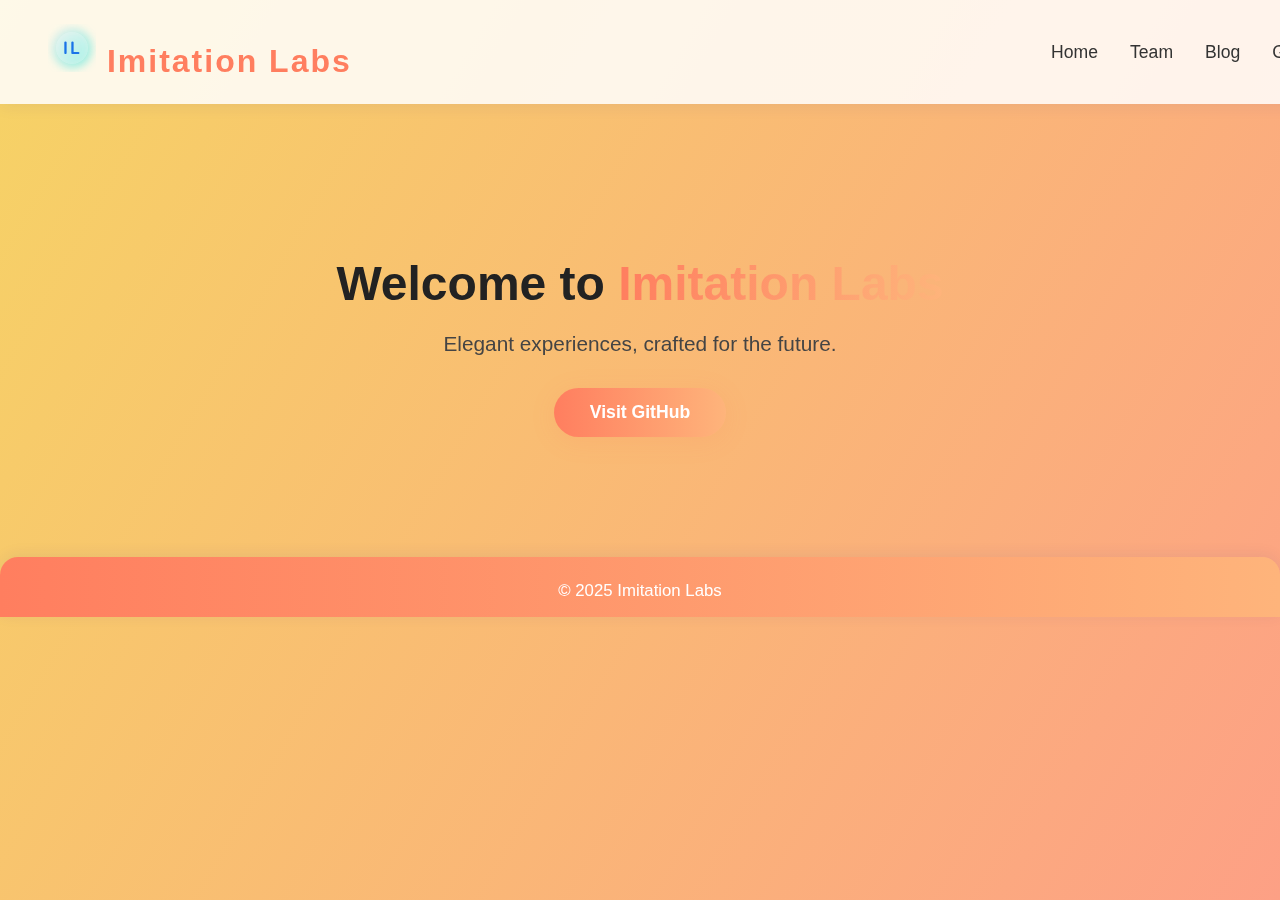
<file: index.html>
<!DOCTYPE html>
<html lang="en">
<head>
    <meta charset="UTF-8">
    <meta name="viewport" content="width=device-width, initial-scale=1.0">
    <title>Imitation Labs</title>
    <link href="https://fonts.googleapis.com/css2?family=Quicksand:wght@400;700&display=swap" rel="stylesheet">
    <link rel="stylesheet" href="style.css">
</head>
<body>
    <div class="hero-bg"></div>
    <nav class="navbar">
        <div class="logo glass-logo">
            <svg width="48" height="48" viewBox="0 0 48 48" fill="none" xmlns="http://www.w3.org/2000/svg" class="logo-svg">
                <defs>
                    <linearGradient id="glassGradient" x1="0" y1="0" x2="48" y2="48" gradientUnits="userSpaceOnUse">
                        <stop stop-color="#e3e9f0"/>
                        <stop offset="1" stop-color="#43e8d8"/>
                    </linearGradient>
                    <filter id="glassBlur" x="-10" y="-10" width="68" height="68" filterUnits="userSpaceOnUse">
                        <feGaussianBlur stdDeviation="4"/>
                    </filter>
                </defs>
                <circle cx="24" cy="24" r="20" fill="url(#glassGradient)" fill-opacity="0.7" filter="url(#glassBlur)"/>
                <circle cx="24" cy="24" r="16" fill="#fff" fill-opacity="0.25"/>
                <text x="24" y="30" text-anchor="middle" font-size="18" font-family="Quicksand, Roboto, Arial, sans-serif" fill="#1a73e8" font-weight="bold" style="letter-spacing:2px;">IL</text>
            </svg>
            <span class="logo-text">Imitation Labs</span>
        </div>
        <ul class="nav-links">
            <li><a href="index.html">Home</a></li>
            <li><a href="team.html">Team</a></li>
            <li><a href="blog.html">Blog</a></li>
            <li><a href="gallery.html">Gallery</a></li>
        </ul>
    </nav>
    <header class="hero">
        <h1>Welcome to <span class="gradient-text">Imitation Labs</span></h1>
        <p class="subtitle">Elegant experiences, crafted for the future.</p>
        <a class="cta-btn" href="https://github.com/" target="_blank">Visit GitHub</a>
    </header>
    <footer>
        &copy; 2025 Imitation Labs
    </footer>
</body>
</html>
</file>
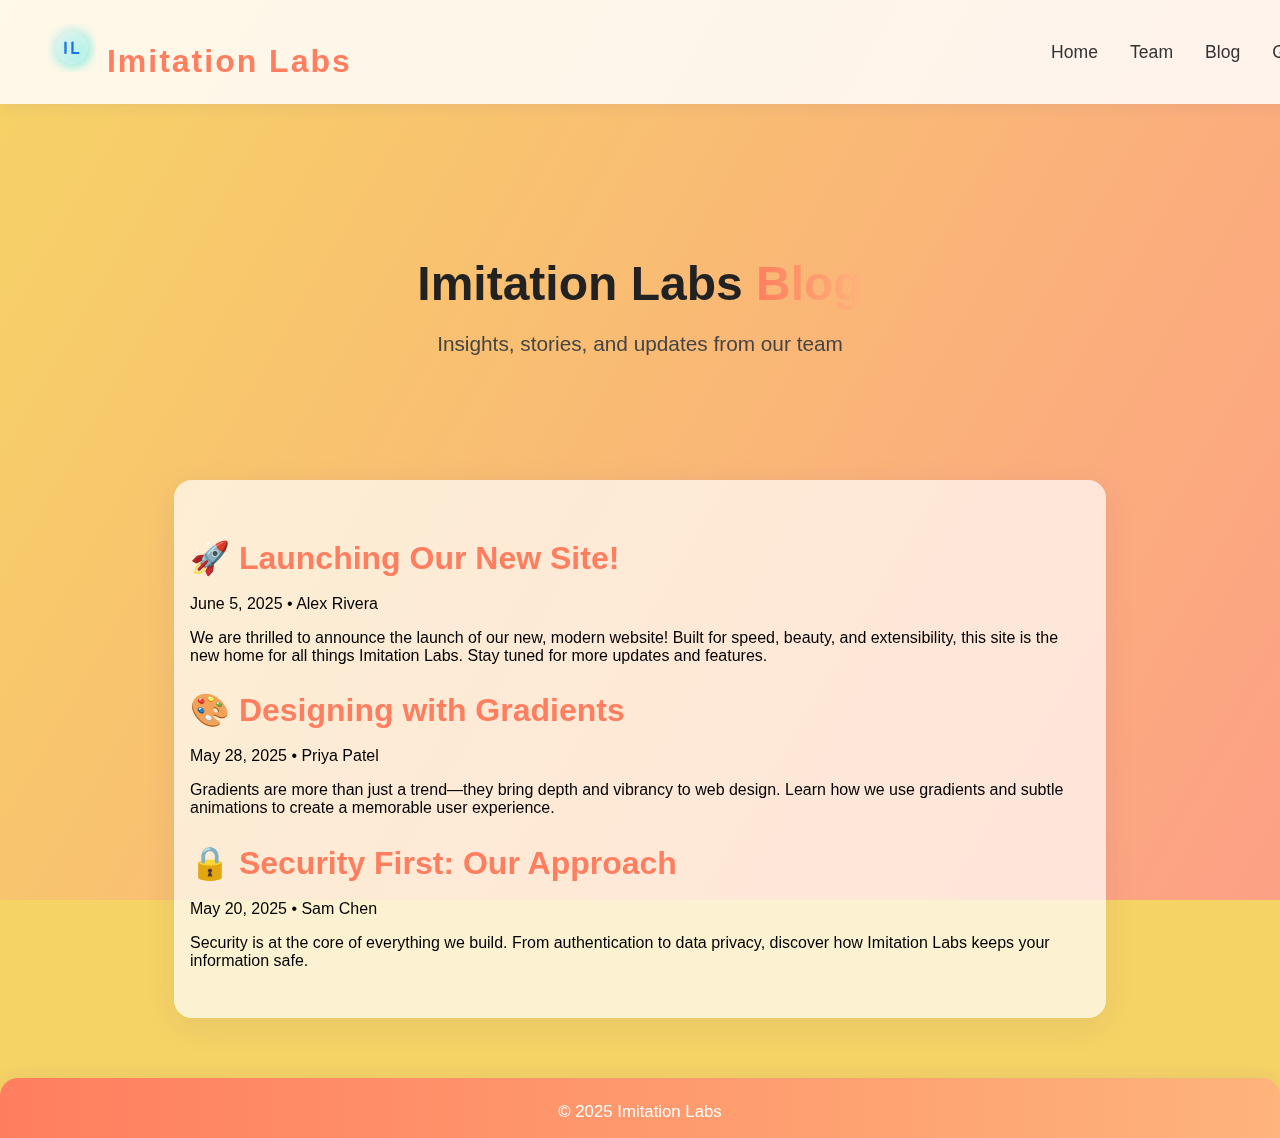
<file: blog.html>
<!DOCTYPE html>
<html lang="en">
<head>
    <meta charset="UTF-8">
    <meta name="viewport" content="width=device-width, initial-scale=1.0">
    <title>Blog - Imitation Labs</title>
    <link href="https://fonts.googleapis.com/css2?family=Quicksand:wght@400;700&display=swap" rel="stylesheet">
    <link rel="stylesheet" href="style.css">
</head>
<body>
    <div class="hero-bg"></div>
    <nav class="navbar">
        <div class="logo glass-logo">
            <svg width="48" height="48" viewBox="0 0 48 48" fill="none" xmlns="http://www.w3.org/2000/svg" class="logo-svg">
                <defs>
                    <linearGradient id="glassGradient" x1="0" y1="0" x2="48" y2="48" gradientUnits="userSpaceOnUse">
                        <stop stop-color="#e3e9f0"/>
                        <stop offset="1" stop-color="#43e8d8"/>
                    </linearGradient>
                    <filter id="glassBlur" x="-10" y="-10" width="68" height="68" filterUnits="userSpaceOnUse">
                        <feGaussianBlur stdDeviation="4"/>
                    </filter>
                </defs>
                <circle cx="24" cy="24" r="20" fill="url(#glassGradient)" fill-opacity="0.7" filter="url(#glassBlur)"/>
                <circle cx="24" cy="24" r="16" fill="#fff" fill-opacity="0.25"/>
                <text x="24" y="30" text-anchor="middle" font-size="18" font-family="Quicksand, Roboto, Arial, sans-serif" fill="#1a73e8" font-weight="bold" style="letter-spacing:2px;">IL</text>
            </svg>
            <span class="logo-text">Imitation Labs</span>
        </div>
        <ul class="nav-links">
            <li><a href="index.html">Home</a></li>
            <li><a href="team.html">Team</a></li>
            <li><a href="blog.html">Blog</a></li>
            <li><a href="gallery.html">Gallery</a></li>
        </ul>
    </nav>
    <header class="hero">
        <h1>Imitation Labs <span class="gradient-text">Blog</span></h1>
        <p class="subtitle">Insights, stories, and updates from our team</p>
    </header>
    <section class="section" style="z-index:1; position:relative; background:rgba(255,255,255,0.7); border-radius:18px; box-shadow:0 8px 32px 0 rgba(31,38,135,0.08); padding:32px 16px; margin:32px auto; max-width:900px;">
        <article class="blog-post">
            <h2>🚀 Launching Our New Site!</h2>
            <p class="blog-meta">June 5, 2025 • Alex Rivera</p>
            <p>We are thrilled to announce the launch of our new, modern website! Built for speed, beauty, and extensibility, this site is the new home for all things Imitation Labs. Stay tuned for more updates and features.</p>
        </article>
        <article class="blog-post">
            <h2>🎨 Designing with Gradients</h2>
            <p class="blog-meta">May 28, 2025 • Priya Patel</p>
            <p>Gradients are more than just a trend—they bring depth and vibrancy to web design. Learn how we use gradients and subtle animations to create a memorable user experience.</p>
        </article>
        <article class="blog-post">
            <h2>🔒 Security First: Our Approach</h2>
            <p class="blog-meta">May 20, 2025 • Sam Chen</p>
            <p>Security is at the core of everything we build. From authentication to data privacy, discover how Imitation Labs keeps your information safe.</p>
        </article>
    </section>
    <footer>
        &copy; 2025 Imitation Labs
    </footer>
</body>
</html>
</file>
<file: style.css>
/* style.css - Modular styles for Imitation Labs */
body {
    font-family: 'Roboto', sans-serif;
    margin: 0;
    min-height: 100vh;
    background: #f6d365;
    position: relative;
    overflow-x: hidden;
}
.hero-bg {
    position: fixed;
    top: 0; left: 0; right: 0; bottom: 0;
    z-index: 0;
    background: linear-gradient(120deg, #f6d365 0%, #fda085 100%);
    animation: gradientMove 10s ease-in-out infinite alternate;
}
@keyframes gradientMove {
    0% { background-position: 0% 50%; }
    100% { background-position: 100% 50%; }
}
.navbar {
    width: 100%;
    display: flex;
    justify-content: space-between;
    align-items: center;
    padding: 24px 48px;
    background: rgba(255,255,255,0.85);
    box-shadow: 0 2px 16px 0 rgba(31, 38, 135, 0.07);
    position: sticky;
    top: 0;
    z-index: 2;
}
.logo {
    font-size: 2rem;
    font-weight: bold;
    color: #ff7e5f;
    letter-spacing: 2px;
}
.nav-links {
    list-style: none;
    display: flex;
    gap: 32px;
    margin: 0;
    padding: 0;
}
.nav-links li a {
    text-decoration: none;
    color: #333;
    font-weight: 500;
    font-size: 1.1rem;
    transition: color 0.2s;
}
.nav-links li a:hover {
    color: #ff7e5f;
}
.hero {
    text-align: center;
    padding: 120px 24px 60px 24px;
    position: relative;
    z-index: 1;
}
.hero h1 {
    font-size: 3rem;
    font-weight: 700;
    margin-bottom: 16px;
    color: #222;
}
.gradient-text {
    background: linear-gradient(90deg, #ff7e5f, #feb47b);
    -webkit-background-clip: text;
    -webkit-text-fill-color: transparent;
    background-clip: text;
}
.subtitle {
    color: #444;
    font-size: 1.3rem;
    margin-bottom: 32px;
}
.cta-btn {
    display: inline-block;
    padding: 14px 36px;
    background: linear-gradient(90deg, #ff7e5f, #feb47b);
    color: #fff;
    border-radius: 32px;
    font-size: 1.1rem;
    font-weight: bold;
    text-decoration: none;
    box-shadow: 0 4px 24px 0 rgba(255,126,95,0.15);
    transition: background 0.2s, transform 0.2s;
}
.cta-btn:hover {
    background: linear-gradient(90deg, #feb47b, #ff7e5f);
    transform: translateY(-2px) scale(1.04);
}
.section {
    max-width: 900px;
    margin: 48px auto;
    background: rgba(255,255,255,0.97);
    border-radius: 18px;
    box-shadow: 0 8px 32px 0 rgba(31, 38, 135, 0.08);
    padding: 48px 32px;
    z-index: 1;
    position: relative;
}
.section h2 {
    color: #ff7e5f;
    font-size: 2rem;
    margin-bottom: 18px;
}
.features {
    display: flex;
    flex-direction: column;
    align-items: center;
}
.feature-cards {
    display: flex;
    gap: 32px;
    flex-wrap: wrap;
    justify-content: center;
    margin-top: 24px;
}
.feature-card {
    background: #fff;
    border-radius: 14px;
    box-shadow: 0 2px 12px 0 rgba(31, 38, 135, 0.07);
    padding: 32px 24px;
    width: 220px;
    text-align: center;
    transition: transform 0.2s, box-shadow 0.2s;
}
.feature-card:hover {
    transform: translateY(-6px) scale(1.04);
    box-shadow: 0 8px 32px 0 rgba(255,126,95,0.13);
}
.feature-icon {
    font-size: 2.5rem;
    margin-bottom: 12px;
    display: block;
}
.contact-form {
    display: flex;
    flex-direction: column;
    gap: 18px;
    max-width: 400px;
    margin: 0 auto;
}
.contact-form input, .contact-form textarea {
    padding: 12px 16px;
    border-radius: 8px;
    border: 1px solid #eee;
    font-size: 1rem;
    font-family: inherit;
    resize: none;
}
.contact-form button {
    background: linear-gradient(90deg, #ff7e5f, #feb47b);
    color: #fff;
    border: none;
    border-radius: 8px;
    padding: 12px 0;
    font-size: 1.1rem;
    font-weight: bold;
    cursor: pointer;
    transition: background 0.2s;
}
.contact-form button:hover {
    background: linear-gradient(90deg, #feb47b, #ff7e5f);
}
footer {
    margin-top: 60px;
    color: #fff;
    font-size: 1.05em;
    text-align: center;
    background: linear-gradient(90deg, #ff7e5f, #feb47b);
    padding: 24px 0 16px 0;
    border-radius: 18px 18px 0 0;
    box-shadow: 0 -2px 16px 0 rgba(31, 38, 135, 0.07);
    position: relative;
    z-index: 1;
}
@media (max-width: 700px) {
    .navbar { flex-direction: column; padding: 16px 8px; }
    .logo { font-size: 1.3rem; }
    .nav-links { gap: 16px; }
    .hero { padding: 60px 8px 30px 8px; }
    .section { padding: 24px 8px; }
    .feature-cards { flex-direction: column; gap: 18px; }
    .feature-card { width: 100%; }
}
</file>
